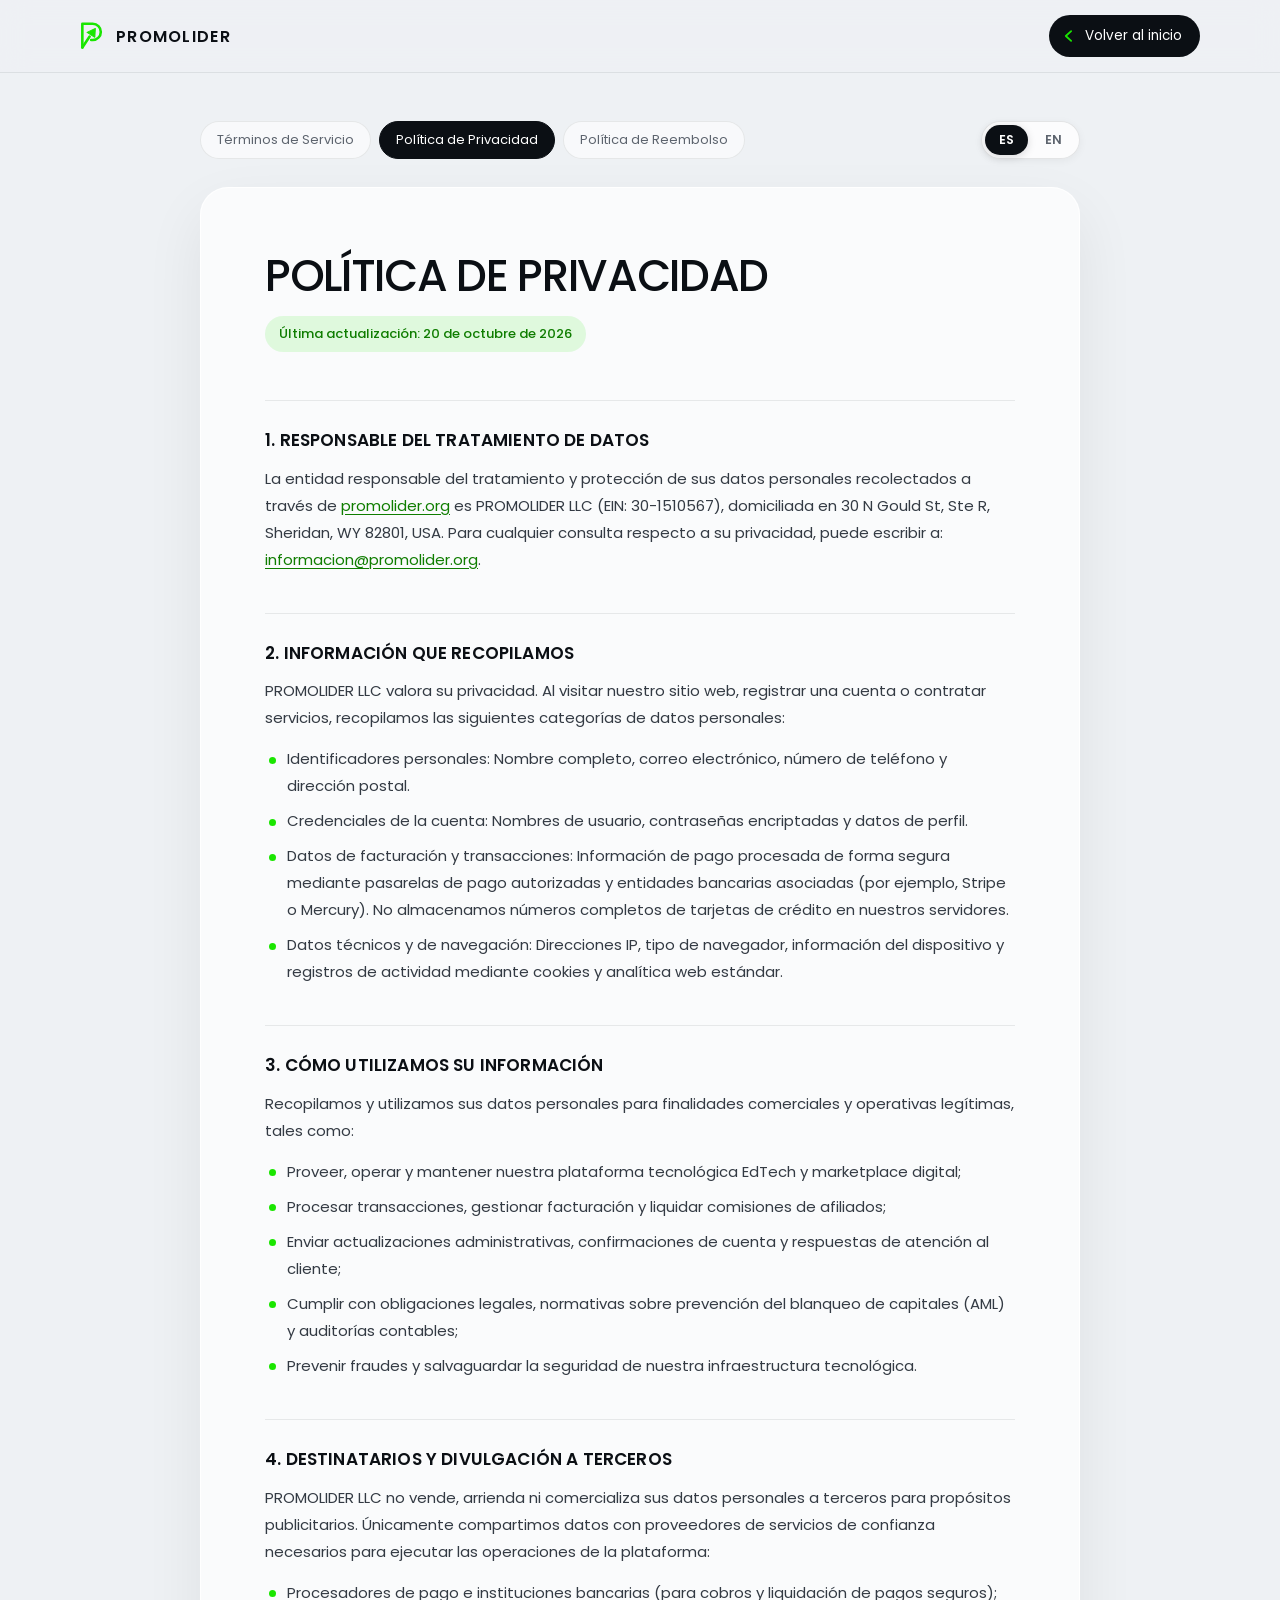
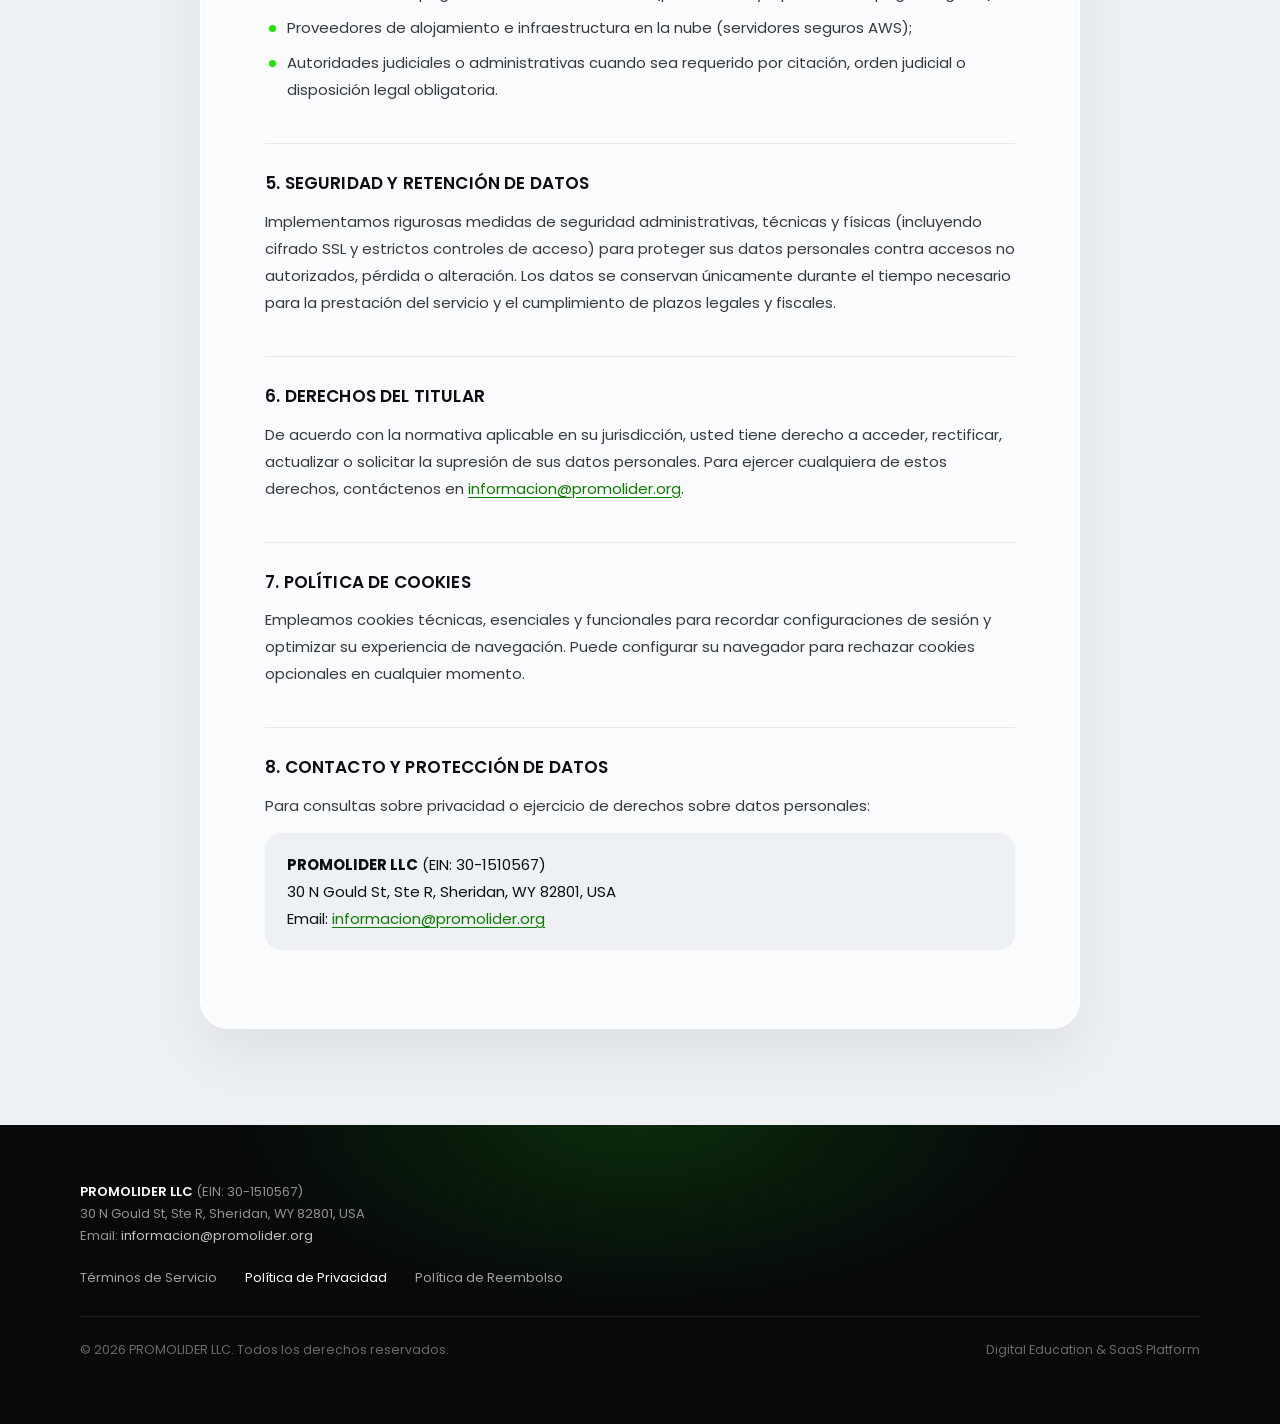
<file: privacy.html>
<!doctype html>
<html lang="es" data-lang="es">

<head>
  <meta charset="utf-8">
  <meta name="viewport" content="width=device-width, initial-scale=1, viewport-fit=cover">
  <meta name="theme-color" content="#EEF1F4">
  <title>Política de Privacidad / Privacy Policy — PROMOLIDER™</title>
  <meta name="description" content="Política de Privacidad — PROMOLIDER LLC (EIN: 30-1510567).">
  <link rel="icon" type="image/x-icon" href="assets/favicon.ico">
  <link rel="preconnect" href="https://fonts.googleapis.com">
  <link rel="preconnect" href="https://fonts.gstatic.com" crossorigin>
  <link href="https://fonts.googleapis.com/css2?family=Poppins:wght@300;400;500;600&display=swap" rel="stylesheet">
  <link rel="stylesheet" href="assets/legal.css?v=1.1">
  <style>
    html[data-lang="es"] .lang-en,
    html:not([data-lang="en"]) .lang-en { display: none !important; }
    html[data-lang="en"] .lang-es { display: none !important; }
  </style>
  <script>
    (() => {
      const saved = localStorage.getItem('promolider_lang') || 'es';
      document.documentElement.setAttribute('data-lang', saved);
    })();
  </script>
</head>

<body>
  <svg width="0" height="0" style="position:absolute" aria-hidden="true">
    <symbol id="pl-mark" viewBox="0 0 200 220">
      <path d="M18 196 V14 H98 A62 62 0 0 1 98 138 H86" fill="none" stroke="currentColor" stroke-width="20"
        stroke-linecap="round" stroke-linejoin="round" />
      <path d="M18 196 L74 112" fill="none" stroke="currentColor" stroke-width="20" stroke-linecap="round" />
      <path d="M54 80 L118 50 L114 118 Z" fill="currentColor" stroke="currentColor" stroke-width="8"
        stroke-linejoin="round" />
    </symbol>
  </svg>

  <header class="top">
    <div class="wrap">
      <a class="brand" href="index.html" aria-label="PROMOLIDER inicio"><svg viewBox="0 0 200 220">
          <use href="#pl-mark" />
        </svg>PROMOLIDER</a>
      <a class="back lang-es" href="index.html"><svg viewBox="0 0 18 18" aria-hidden="true">
          <path d="m11.4 3.6-6 5.4 6 5.4" fill="none" stroke="currentColor" stroke-width="2" stroke-linecap="round"
            stroke-linejoin="round" />
        </svg>Volver al inicio</a>
      <a class="back lang-en" href="index.html"><svg viewBox="0 0 18 18" aria-hidden="true">
          <path d="m11.4 3.6-6 5.4 6 5.4" fill="none" stroke="currentColor" stroke-width="2" stroke-linecap="round"
            stroke-linejoin="round" />
        </svg>Back to home</a>
    </div>
  </header>

  <main class="wrap">
    <div class="legal-nav-bar">
      <nav class="tabs" aria-label="Legal">
        <a href="terms.html" class="lang-es">Términos de Servicio</a>
        <a href="terms.html" class="lang-en">Terms of Service</a>
        <a href="privacy.html" class="lang-es" aria-current="page">Política de Privacidad</a>
        <a href="privacy.html" class="lang-en" aria-current="page">Privacy Policy</a>
        <a href="refunds.html" class="lang-es">Política de Reembolso</a>
        <a href="refunds.html" class="lang-en">Refund Policy</a>
      </nav>
      <div class="lang-switch" role="group" aria-label="Seleccionar idioma / Select language">
        <button type="button" class="lang-btn" data-lang-btn="es" aria-label="Español">ES</button>
        <button type="button" class="lang-btn" data-lang-btn="en" aria-label="English">EN</button>
      </div>
    </div>

    <article class="doc">
      <!-- VERSIÓN EN ESPAÑOL -->
      <div class="lang-es">
        <h1>POLÍTICA DE PRIVACIDAD</h1>
        <p class="upd">Última actualización: 20 de octubre de 2026</p>

        <h2>1. RESPONSABLE DEL TRATAMIENTO DE DATOS</h2>
        <p>La entidad responsable del tratamiento y protección de sus datos personales recolectados a través de <a href="https://www.promolider.org" target="_blank" rel="noopener">promolider.org</a> es PROMOLIDER LLC (EIN: 30-1510567), domiciliada en 30 N Gould St, Ste R, Sheridan, WY 82801, USA. Para cualquier consulta respecto a su privacidad, puede escribir a: <a href="mailto:informacion@promolider.org">informacion@promolider.org</a>.</p>

        <h2>2. INFORMACIÓN QUE RECOPILAMOS</h2>
        <p>PROMOLIDER LLC valora su privacidad. Al visitar nuestro sitio web, registrar una cuenta o contratar servicios, recopilamos las siguientes categorías de datos personales:</p>
        <ul>
          <li>Identificadores personales: Nombre completo, correo electrónico, número de teléfono y dirección postal.</li>
          <li>Credenciales de la cuenta: Nombres de usuario, contraseñas encriptadas y datos de perfil.</li>
          <li>Datos de facturación y transacciones: Información de pago procesada de forma segura mediante pasarelas de pago autorizadas y entidades bancarias asociadas (por ejemplo, Stripe o Mercury). No almacenamos números completos de tarjetas de crédito en nuestros servidores.</li>
          <li>Datos técnicos y de navegación: Direcciones IP, tipo de navegador, información del dispositivo y registros de actividad mediante cookies y analítica web estándar.</li>
        </ul>

        <h2>3. CÓMO UTILIZAMOS SU INFORMACIÓN</h2>
        <p>Recopilamos y utilizamos sus datos personales para finalidades comerciales y operativas legítimas, tales como:</p>
        <ul>
          <li>Proveer, operar y mantener nuestra plataforma tecnológica EdTech y marketplace digital;</li>
          <li>Procesar transacciones, gestionar facturación y liquidar comisiones de afiliados;</li>
          <li>Enviar actualizaciones administrativas, confirmaciones de cuenta y respuestas de atención al cliente;</li>
          <li>Cumplir con obligaciones legales, normativas sobre prevención del blanqueo de capitales (AML) y auditorías contables;</li>
          <li>Prevenir fraudes y salvaguardar la seguridad de nuestra infraestructura tecnológica.</li>
        </ul>

        <h2>4. DESTINATARIOS Y DIVULGACIÓN A TERCEROS</h2>
        <p>PROMOLIDER LLC no vende, arrienda ni comercializa sus datos personales a terceros para propósitos publicitarios. Únicamente compartimos datos con proveedores de servicios de confianza necesarios para ejecutar las operaciones de la plataforma:</p>
        <ul>
          <li>Procesadores de pago e instituciones bancarias (para cobros y liquidación de pagos seguros);</li>
          <li>Proveedores de alojamiento e infraestructura en la nube (servidores seguros AWS);</li>
          <li>Autoridades judiciales o administrativas cuando sea requerido por citación, orden judicial o disposición legal obligatoria.</li>
        </ul>

        <h2>5. SEGURIDAD Y RETENCIÓN DE DATOS</h2>
        <p>Implementamos rigurosas medidas de seguridad administrativas, técnicas y físicas (incluyendo cifrado SSL y estrictos controles de acceso) para proteger sus datos personales contra accesos no autorizados, pérdida o alteración. Los datos se conservan únicamente durante el tiempo necesario para la prestación del servicio y el cumplimiento de plazos legales y fiscales.</p>

        <h2>6. DERECHOS DEL TITULAR</h2>
        <p>De acuerdo con la normativa aplicable en su jurisdicción, usted tiene derecho a acceder, rectificar, actualizar o solicitar la supresión de sus datos personales. Para ejercer cualquiera de estos derechos, contáctenos en <a href="mailto:informacion@promolider.org">informacion@promolider.org</a>.</p>

        <h2>7. POLÍTICA DE COOKIES</h2>
        <p>Empleamos cookies técnicas, esenciales y funcionales para recordar configuraciones de sesión y optimizar su experiencia de navegación. Puede configurar su navegador para rechazar cookies opcionales en cualquier momento.</p>

        <h2>8. CONTACTO Y PROTECCIÓN DE DATOS</h2>
        <p>Para consultas sobre privacidad o ejercicio de derechos sobre datos personales:</p>
        <p class="addr"><b>PROMOLIDER LLC</b> (EIN: 30-1510567)<br>30 N Gould St, Ste R, Sheridan, WY 82801, USA<br>Email: <a
            href="mailto:informacion@promolider.org">informacion@promolider.org</a></p>
      </div>

      <!-- ENGLISH VERSION -->
      <div class="lang-en">
        <h1>PRIVACY POLICY</h1>
        <p class="upd">Last Updated: October 20, 2026</p>

        <h2>1. DATA CONTROLLER &amp; LEGAL ENTITY</h2>
        <p>The entity responsible for the processing and protection of personal data collected through <a href="https://www.promolider.org" target="_blank" rel="noopener">promolider.org</a> is PROMOLIDER LLC (EIN: 30-1510567), domiciled at 30 N Gould St, Ste R, Sheridan, WY 82801, USA. For any questions or privacy inquiries, you may contact: <a href="mailto:informacion@promolider.org">informacion@promolider.org</a>.</p>

        <h2>2. INFORMATION WE COLLECT</h2>
        <p>PROMOLIDER LLC values your privacy. When you visit <a href="https://www.promolider.org" target="_blank" rel="noopener">www.promolider.org</a>, register an account, or purchase services, we collect personal information including:</p>
        <ul>
          <li>Personal Identifiers: Full name, email address, phone number, and mailing address.</li>
          <li>Account Credentials: Usernames, encrypted passwords, and profile details.</li>
          <li>Transaction &amp; Billing Data: Payment information processed securely via authorized third-party payment processors (e.g., Stripe, Mercury). We do not store full credit card details on our servers.</li>
          <li>Technical Data: IP addresses, browser types, device information, and usage logs via cookies and standard web analytics.</li>
        </ul>

        <h2>3. HOW WE USE YOUR INFORMATION</h2>
        <p>We collect and use your personal information for legitimate business purposes, including:</p>
        <ul>
          <li>To provide, operate, and maintain our EdTech platform and digital marketplace;</li>
          <li>To process transactions, billing, and distribute affiliate revenue share/commissions;</li>
          <li>To send administrative updates, account confirmations, and customer support messages;</li>
          <li>To comply with legal obligations, anti-money laundering (AML) regulations, and financial audit standards;</li>
          <li>To prevent fraud and secure our software infrastructure.</li>
        </ul>

        <h2>4. DATA SHARING AND THIRD-PARTY DISCLOSURES</h2>
        <p>PROMOLIDER LLC does not sell, rent, or trade your personal data to third parties for marketing purposes. We share data only with trusted service providers strictly necessary to execute our platform operations:</p>
        <ul>
          <li>Payment Processors and Banking Partners (for secure payment processing and payout settlement);</li>
          <li>Cloud Hosting &amp; Infrastructure Providers (AWS / secure servers);</li>
          <li>Compliance and Legal Authorities (if required by valid legal subpoena, court order, or regulatory body).</li>
        </ul>

        <h2>5. DATA SECURITY AND RETENTION</h2>
        <p>We implement robust administrative, technical, and physical security measures (including SSL encryption and access controls) to protect your personal data against unauthorized access, loss, or alteration. Data is retained only as long as necessary to fulfill business services and comply with financial record-keeping laws.</p>

        <h2>6. YOUR RIGHTS AND CHOICES</h2>
        <p>Depending on your jurisdiction, you may have rights to access, update, correct, or request deletion of your personal information. To exercise any of these rights, please contact our support team at <a href="mailto:informacion@promolider.org">informacion@promolider.org</a>.</p>

        <h2>7. COOKIES</h2>
        <p>We use essential and functional cookies to remember session settings and optimize user experience. You can modify your browser settings to decline non-essential cookies.</p>

        <h2>8. CONTACT US</h2>
        <p>For privacy-related inquiries or data protection requests:</p>
        <p class="addr"><b>PROMOLIDER LLC</b> (EIN: 30-1510567)<br>30 N Gould St, Ste R, Sheridan, WY 82801, USA<br>Email: <a
            href="mailto:informacion@promolider.org">informacion@promolider.org</a></p>
      </div>
    </article>
  </main>

  <footer>
    <div class="glowf" aria-hidden="true"></div>
    <div class="wrap">
      <p><b>PROMOLIDER LLC</b> (EIN: 30-1510567)<br>30 N Gould St, Ste R, Sheridan, WY 82801, USA<br>Email: <a
          href="mailto:informacion@promolider.org">informacion@promolider.org</a></p>
      <nav class="flinks" aria-label="Legal">
        <a href="terms.html"><span class="lang-es">Términos de Servicio</span><span class="lang-en">Terms of Service</span></a>
        <a href="privacy.html" aria-current="page"><span class="lang-es">Política de Privacidad</span><span class="lang-en">Privacy Policy</span></a>
        <a href="refunds.html"><span class="lang-es">Política de Reembolso</span><span class="lang-en">Refund Policy</span></a>
      </nav>
      <div class="fbottom">
        <span>© <span class="footer-year"></span> PROMOLIDER LLC. <span class="lang-es">Todos los derechos reservados.</span><span class="lang-en">All rights reserved.</span></span>
        <span>Digital Education &amp; SaaS Platform</span>
      </div>
    </div>
  </footer>

  <script>
    (() => {
      function setLanguage(lang) {
        document.documentElement.setAttribute('data-lang', lang);
        localStorage.setItem('promolider_lang', lang);
        document.querySelectorAll('.lang-btn').forEach(btn => {
          btn.classList.toggle('active', btn.getAttribute('data-lang-btn') === lang);
        });
      }

      document.querySelectorAll('[data-lang-btn]').forEach(btn => {
        btn.addEventListener('click', () => setLanguage(btn.getAttribute('data-lang-btn')));
      });

      const currentLang = document.documentElement.getAttribute('data-lang') || 'es';
      document.querySelectorAll('.lang-btn').forEach(btn => {
        btn.classList.toggle('active', btn.getAttribute('data-lang-btn') === currentLang);
      });

      document.querySelectorAll('.footer-year').forEach(el => el.textContent = new Date().getFullYear());
    })();
  </script>
</body>

</html>
</file>
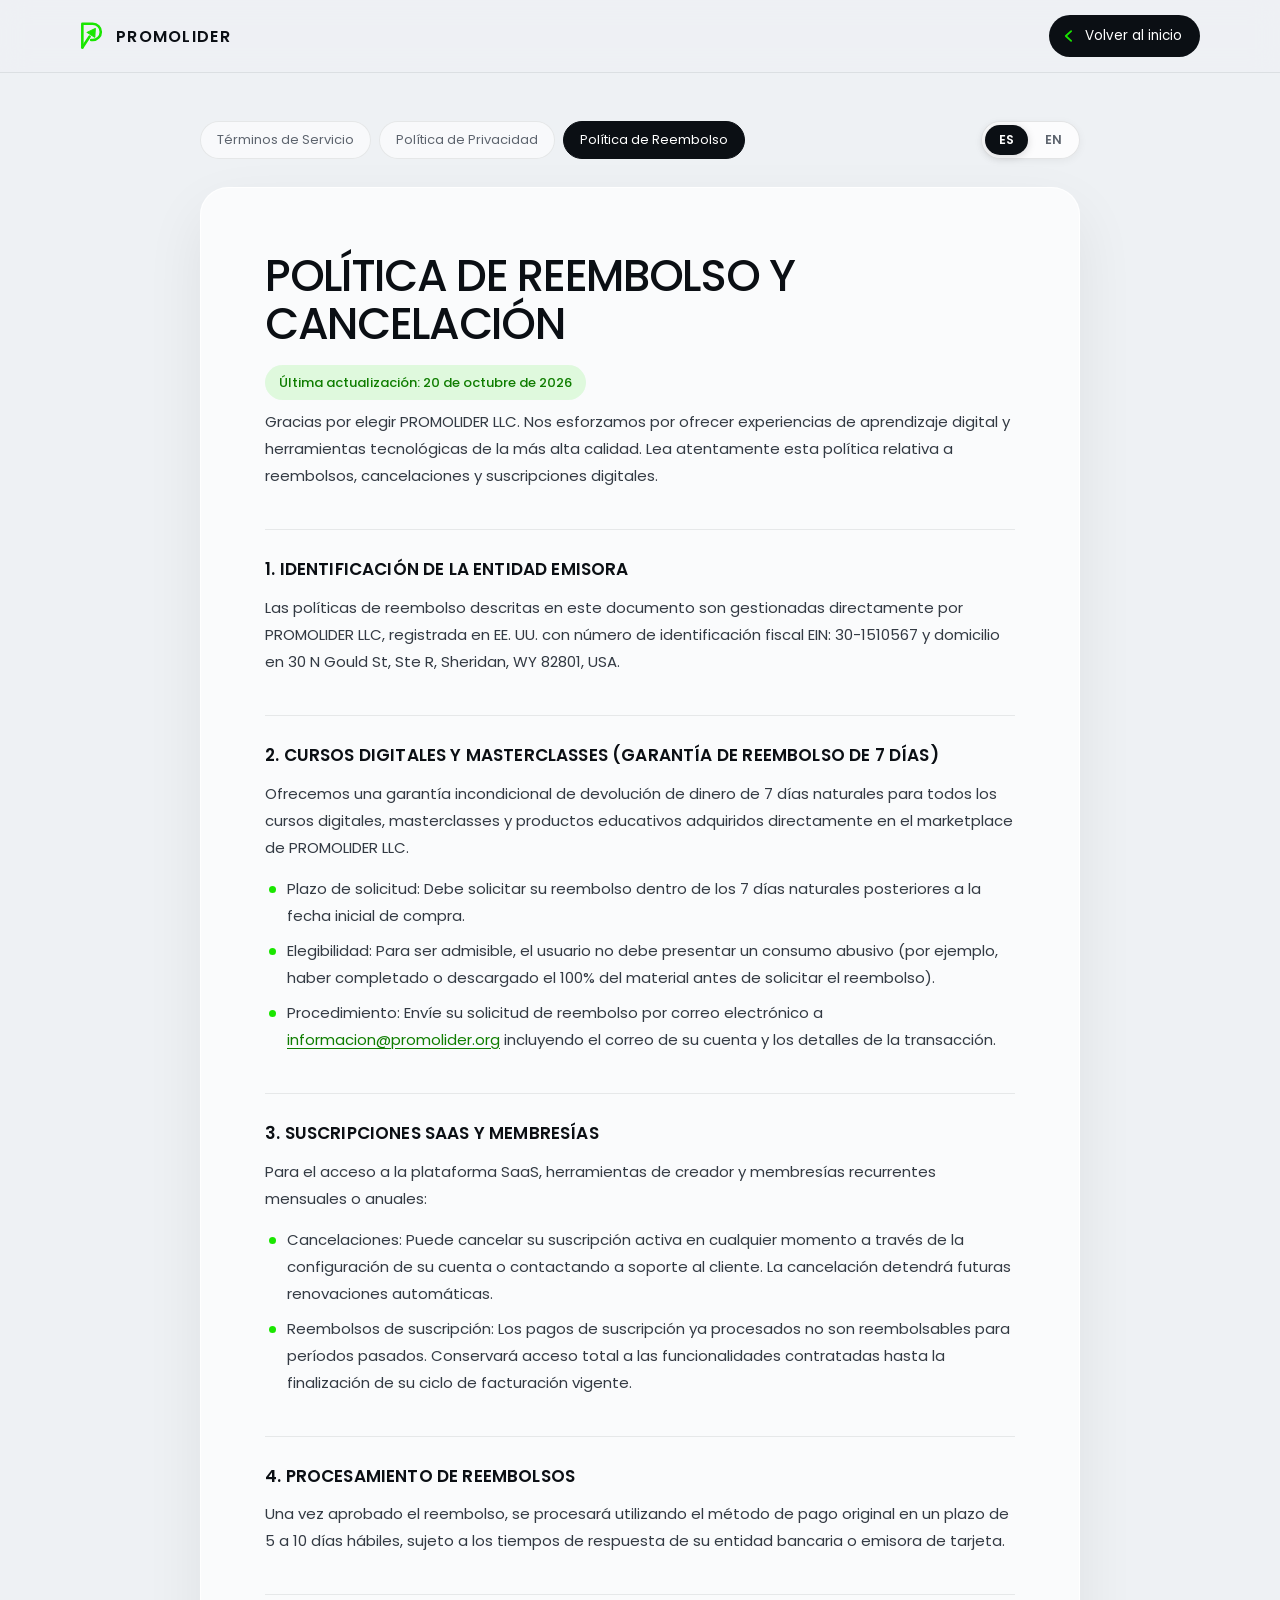
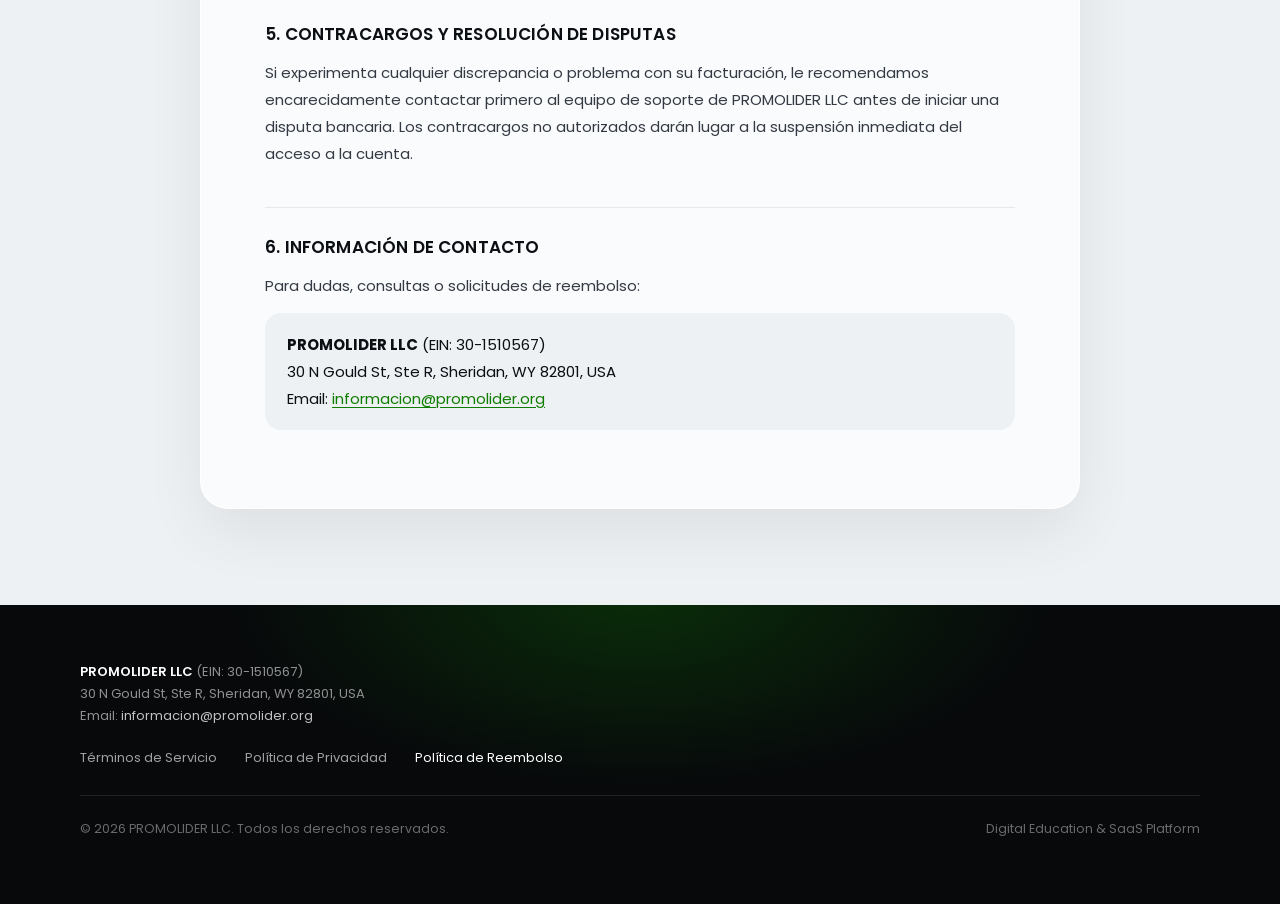
<file: refunds.html>
<!doctype html>
<html lang="es" data-lang="es">

<head>
  <meta charset="utf-8">
  <meta name="viewport" content="width=device-width, initial-scale=1, viewport-fit=cover">
  <meta name="theme-color" content="#EEF1F4">
  <title>Política de Reembolso / Refund Policy — PROMOLIDER™</title>
  <meta name="description" content="Política de Reembolso y Cancelación — PROMOLIDER LLC (EIN: 30-1510567).">
  <link rel="icon" type="image/x-icon" href="assets/favicon.ico">
  <link rel="preconnect" href="https://fonts.googleapis.com">
  <link rel="preconnect" href="https://fonts.gstatic.com" crossorigin>
  <link href="https://fonts.googleapis.com/css2?family=Poppins:wght@300;400;500;600&display=swap" rel="stylesheet">
  <link rel="stylesheet" href="assets/legal.css?v=1.1">
  <style>
    html[data-lang="es"] .lang-en,
    html:not([data-lang="en"]) .lang-en { display: none !important; }
    html[data-lang="en"] .lang-es { display: none !important; }
  </style>
  <script>
    (() => {
      const saved = localStorage.getItem('promolider_lang') || 'es';
      document.documentElement.setAttribute('data-lang', saved);
    })();
  </script>
</head>

<body>
  <svg width="0" height="0" style="position:absolute" aria-hidden="true">
    <symbol id="pl-mark" viewBox="0 0 200 220">
      <path d="M18 196 V14 H98 A62 62 0 0 1 98 138 H86" fill="none" stroke="currentColor" stroke-width="20"
        stroke-linecap="round" stroke-linejoin="round" />
      <path d="M18 196 L74 112" fill="none" stroke="currentColor" stroke-width="20" stroke-linecap="round" />
      <path d="M54 80 L118 50 L114 118 Z" fill="currentColor" stroke="currentColor" stroke-width="8"
        stroke-linejoin="round" />
    </symbol>
  </svg>

  <header class="top">
    <div class="wrap">
      <a class="brand" href="index.html" aria-label="PROMOLIDER inicio"><svg viewBox="0 0 200 220">
          <use href="#pl-mark" />
        </svg>PROMOLIDER</a>
      <a class="back lang-es" href="index.html"><svg viewBox="0 0 18 18" aria-hidden="true">
          <path d="m11.4 3.6-6 5.4 6 5.4" fill="none" stroke="currentColor" stroke-width="2" stroke-linecap="round"
            stroke-linejoin="round" />
        </svg>Volver al inicio</a>
      <a class="back lang-en" href="index.html"><svg viewBox="0 0 18 18" aria-hidden="true">
          <path d="m11.4 3.6-6 5.4 6 5.4" fill="none" stroke="currentColor" stroke-width="2" stroke-linecap="round"
            stroke-linejoin="round" />
        </svg>Back to home</a>
    </div>
  </header>

  <main class="wrap">
    <div class="legal-nav-bar">
      <nav class="tabs" aria-label="Legal">
        <a href="terms.html" class="lang-es">Términos de Servicio</a>
        <a href="terms.html" class="lang-en">Terms of Service</a>
        <a href="privacy.html" class="lang-es">Política de Privacidad</a>
        <a href="privacy.html" class="lang-en">Privacy Policy</a>
        <a href="refunds.html" class="lang-es" aria-current="page">Política de Reembolso</a>
        <a href="refunds.html" class="lang-en" aria-current="page">Refund Policy</a>
      </nav>
      <div class="lang-switch" role="group" aria-label="Seleccionar idioma / Select language">
        <button type="button" class="lang-btn" data-lang-btn="es" aria-label="Español">ES</button>
        <button type="button" class="lang-btn" data-lang-btn="en" aria-label="English">EN</button>
      </div>
    </div>

    <article class="doc">
      <!-- VERSIÓN EN ESPAÑOL -->
      <div class="lang-es">
        <h1>POLÍTICA DE REEMBOLSO Y CANCELACIÓN</h1>
        <p class="upd">Última actualización: 20 de octubre de 2026</p>
        <p>Gracias por elegir PROMOLIDER LLC. Nos esforzamos por ofrecer experiencias de aprendizaje digital y herramientas tecnológicas de la más alta calidad. Lea atentamente esta política relativa a reembolsos, cancelaciones y suscripciones digitales.</p>

        <h2>1. IDENTIFICACIÓN DE LA ENTIDAD EMISORA</h2>
        <p>Las políticas de reembolso descritas en este documento son gestionadas directamente por PROMOLIDER LLC, registrada en EE. UU. con número de identificación fiscal EIN: 30-1510567 y domicilio en 30 N Gould St, Ste R, Sheridan, WY 82801, USA.</p>

        <h2>2. CURSOS DIGITALES Y MASTERCLASSES (GARANTÍA DE REEMBOLSO DE 7 DÍAS)</h2>
        <p>Ofrecemos una garantía incondicional de devolución de dinero de 7 días naturales para todos los cursos digitales, masterclasses y productos educativos adquiridos directamente en el marketplace de PROMOLIDER LLC.</p>
        <ul>
          <li>Plazo de solicitud: Debe solicitar su reembolso dentro de los 7 días naturales posteriores a la fecha inicial de compra.</li>
          <li>Elegibilidad: Para ser admisible, el usuario no debe presentar un consumo abusivo (por ejemplo, haber completado o descargado el 100% del material antes de solicitar el reembolso).</li>
          <li>Procedimiento: Envíe su solicitud de reembolso por correo electrónico a <a
              href="mailto:informacion@promolider.org">informacion@promolider.org</a> incluyendo el correo de su cuenta y los detalles de la transacción.</li>
        </ul>

        <h2>3. SUSCRIPCIONES SAAS Y MEMBRESÍAS</h2>
        <p>Para el acceso a la plataforma SaaS, herramientas de creador y membresías recurrentes mensuales o anuales:</p>
        <ul>
          <li>Cancelaciones: Puede cancelar su suscripción activa en cualquier momento a través de la configuración de su cuenta o contactando a soporte al cliente. La cancelación detendrá futuras renovaciones automáticas.</li>
          <li>Reembolsos de suscripción: Los pagos de suscripción ya procesados no son reembolsables para períodos pasados. Conservará acceso total a las funcionalidades contratadas hasta la finalización de su ciclo de facturación vigente.</li>
        </ul>

        <h2>4. PROCESAMIENTO DE REEMBOLSOS</h2>
        <p>Una vez aprobado el reembolso, se procesará utilizando el método de pago original en un plazo de 5 a 10 días hábiles, sujeto a los tiempos de respuesta de su entidad bancaria o emisora de tarjeta.</p>

        <h2>5. CONTRACARGOS Y RESOLUCIÓN DE DISPUTAS</h2>
        <p>Si experimenta cualquier discrepancia o problema con su facturación, le recomendamos encarecidamente contactar primero al equipo de soporte de PROMOLIDER LLC antes de iniciar una disputa bancaria. Los contracargos no autorizados darán lugar a la suspensión inmediata del acceso a la cuenta.</p>

        <h2>6. INFORMACIÓN DE CONTACTO</h2>
        <p>Para dudas, consultas o solicitudes de reembolso:</p>
        <p class="addr"><b>PROMOLIDER LLC</b> (EIN: 30-1510567)<br>30 N Gould St, Ste R, Sheridan, WY 82801, USA<br>Email: <a
            href="mailto:informacion@promolider.org">informacion@promolider.org</a></p>
      </div>

      <!-- ENGLISH VERSION -->
      <div class="lang-en">
        <h1>REFUND AND CANCELLATION POLICY</h1>
        <p class="upd">Last Updated: October 20, 2026</p>
        <p>Thank you for choosing PROMOLIDER LLC. We strive to provide high-quality digital learning experiences and software tools. Please read this policy carefully regarding refunds, cancellations, and digital subscriptions.</p>

        <h2>1. ISSUING ENTITY IDENTIFICATION</h2>
        <p>The refund policies described in this document are managed directly by PROMOLIDER LLC, registered in the USA with Employer Identification Number (EIN): 30-1510567 and domicile at 30 N Gould St, Ste R, Sheridan, WY 82801, USA.</p>

        <h2>2. DIGITAL COURSES AND MASTERCLASSES (7-DAY MONEY-BACK GUARANTEE)</h2>
        <p>We offer a 7-day unconditional money-back guarantee for all digital courses, masterclasses, and info-products purchased directly on the PROMOLIDER LLC marketplace.</p>
        <ul>
          <li>Refund Window: You must request your refund within 7 calendar days from the date of initial purchase.</li>
          <li>Eligibility: To be eligible, your access must not show abusive consumption (e.g., downloading or completing 100% of the material prior to requesting a refund).</li>
          <li>Process: Email your refund request to <a
              href="mailto:informacion@promolider.org">informacion@promolider.org</a> with your transaction details and account email.</li>
        </ul>

        <h2>3. SAAS SUBSCRIPTIONS AND MEMBERSHIPS</h2>
        <p>For SaaS platform access, Creator tools, and monthly/annual recurring memberships:</p>
        <ul>
          <li>Cancellations: You may cancel your active subscription at any time through your account settings or by contacting customer support. Cancellation will stop future auto-renewals.</li>
          <li>Subscription Refunds: Subscription payments already processed are non-refundable for past periods. You will retain full access to platform features until the end of your current billing cycle.</li>
        </ul>

        <h2>4. PROCESSING OF REFUNDS</h2>
        <p>Once approved, refunds are issued using the original method of payment within 5 to 10 business days, depending on your card issuer or banking institution.</p>

        <h2>5. CHARGEBACKS AND DISPUTES</h2>
        <p>If you experience any billing issues or discrepancies, we strongly encourage you to contact PROMOLIDER LLC support directly before contacting your bank. Unauthorized chargebacks will result in immediate suspension of account access.</p>

        <h2>6. CONTACT INFORMATION</h2>
        <p>For questions or refund requests, please contact:</p>
        <p class="addr"><b>PROMOLIDER LLC</b> (EIN: 30-1510567)<br>30 N Gould St, Ste R, Sheridan, WY 82801, USA<br>Email: <a
            href="mailto:informacion@promolider.org">informacion@promolider.org</a></p>
      </div>
    </article>
  </main>

  <footer>
    <div class="glowf" aria-hidden="true"></div>
    <div class="wrap">
      <p><b>PROMOLIDER LLC</b> (EIN: 30-1510567)<br>30 N Gould St, Ste R, Sheridan, WY 82801, USA<br>Email: <a
          href="mailto:informacion@promolider.org">informacion@promolider.org</a></p>
      <nav class="flinks" aria-label="Legal">
        <a href="terms.html"><span class="lang-es">Términos de Servicio</span><span class="lang-en">Terms of Service</span></a>
        <a href="privacy.html"><span class="lang-es">Política de Privacidad</span><span class="lang-en">Privacy Policy</span></a>
        <a href="refunds.html" aria-current="page"><span class="lang-es">Política de Reembolso</span><span class="lang-en">Refund Policy</span></a>
      </nav>
      <div class="fbottom">
        <span>© <span class="footer-year"></span> PROMOLIDER LLC. <span class="lang-es">Todos los derechos reservados.</span><span class="lang-en">All rights reserved.</span></span>
        <span>Digital Education &amp; SaaS Platform</span>
      </div>
    </div>
  </footer>

  <script>
    (() => {
      function setLanguage(lang) {
        document.documentElement.setAttribute('data-lang', lang);
        localStorage.setItem('promolider_lang', lang);
        document.querySelectorAll('.lang-btn').forEach(btn => {
          btn.classList.toggle('active', btn.getAttribute('data-lang-btn') === lang);
        });
      }

      document.querySelectorAll('[data-lang-btn]').forEach(btn => {
        btn.addEventListener('click', () => setLanguage(btn.getAttribute('data-lang-btn')));
      });

      const currentLang = document.documentElement.getAttribute('data-lang') || 'es';
      document.querySelectorAll('.lang-btn').forEach(btn => {
        btn.classList.toggle('active', btn.getAttribute('data-lang-btn') === currentLang);
      });

      document.querySelectorAll('.footer-year').forEach(el => el.textContent = new Date().getFullYear());
    })();
  </script>
</body>

</html>
</file>
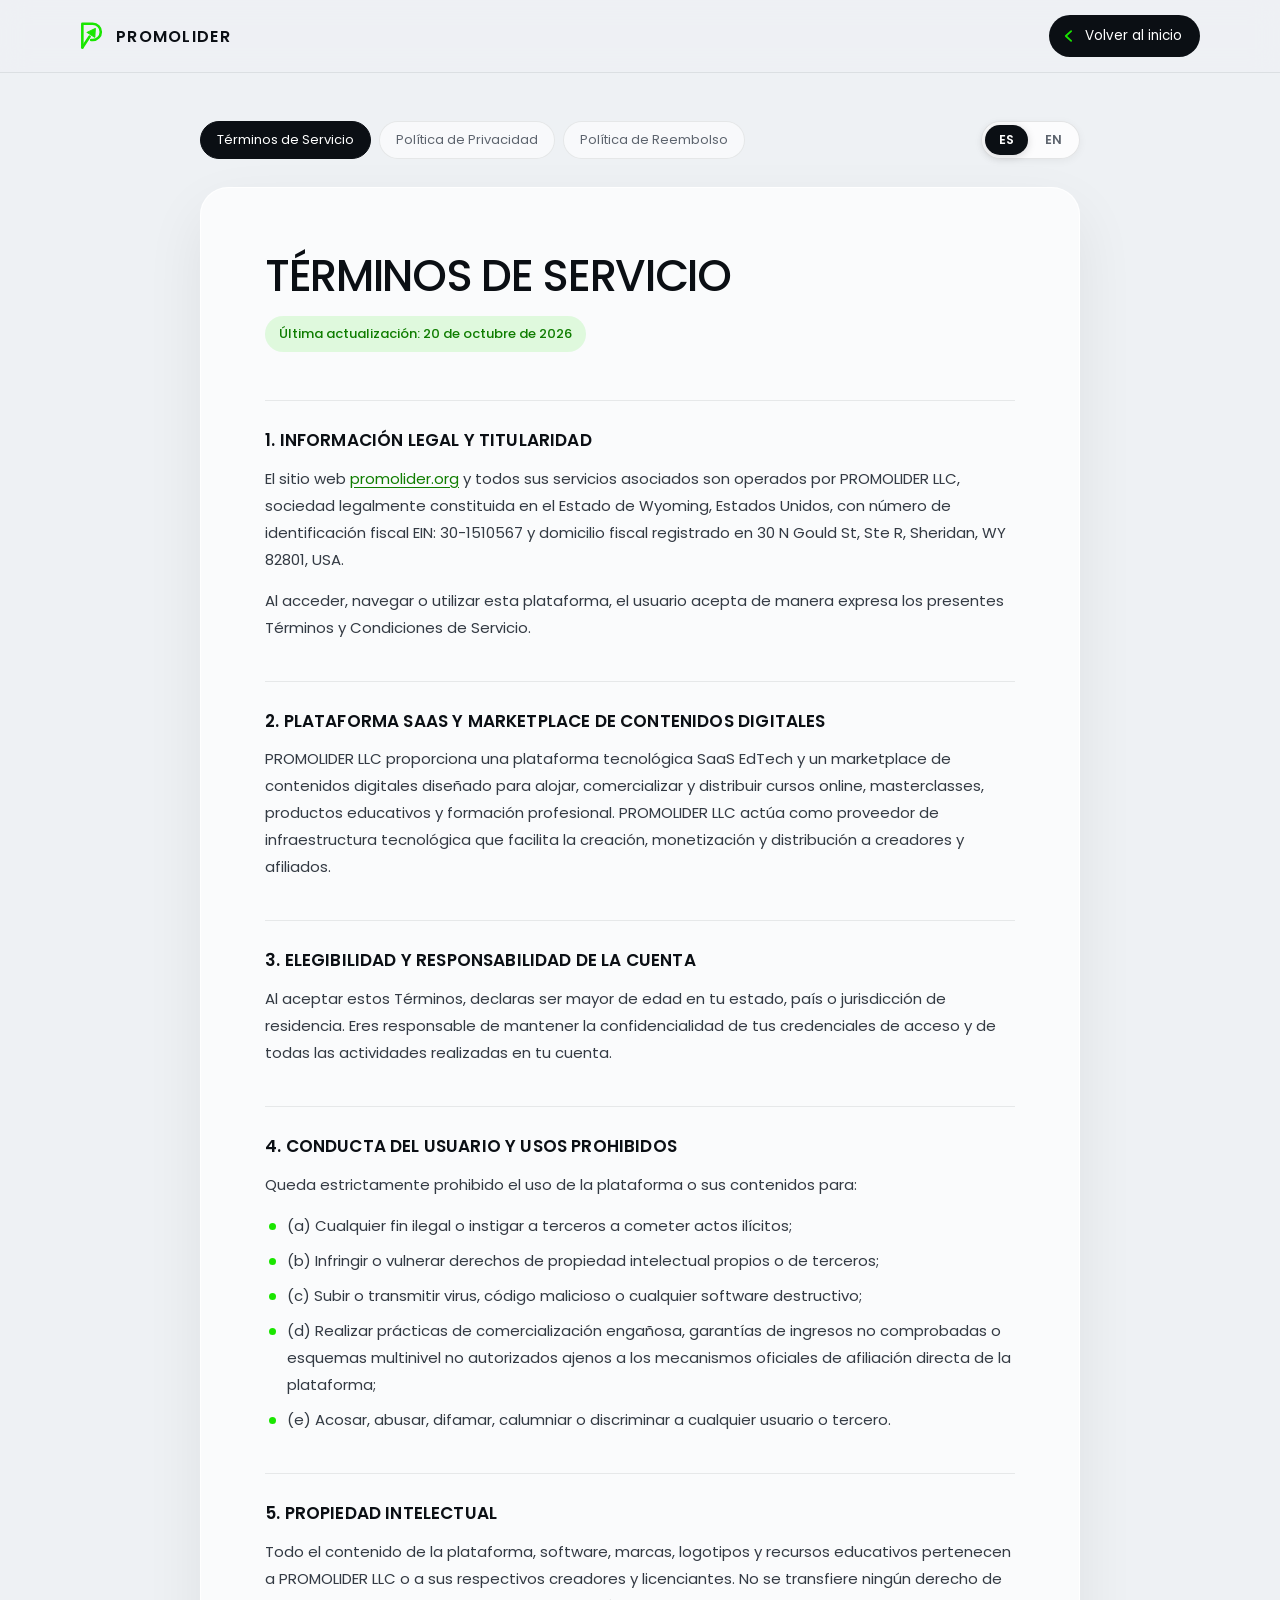
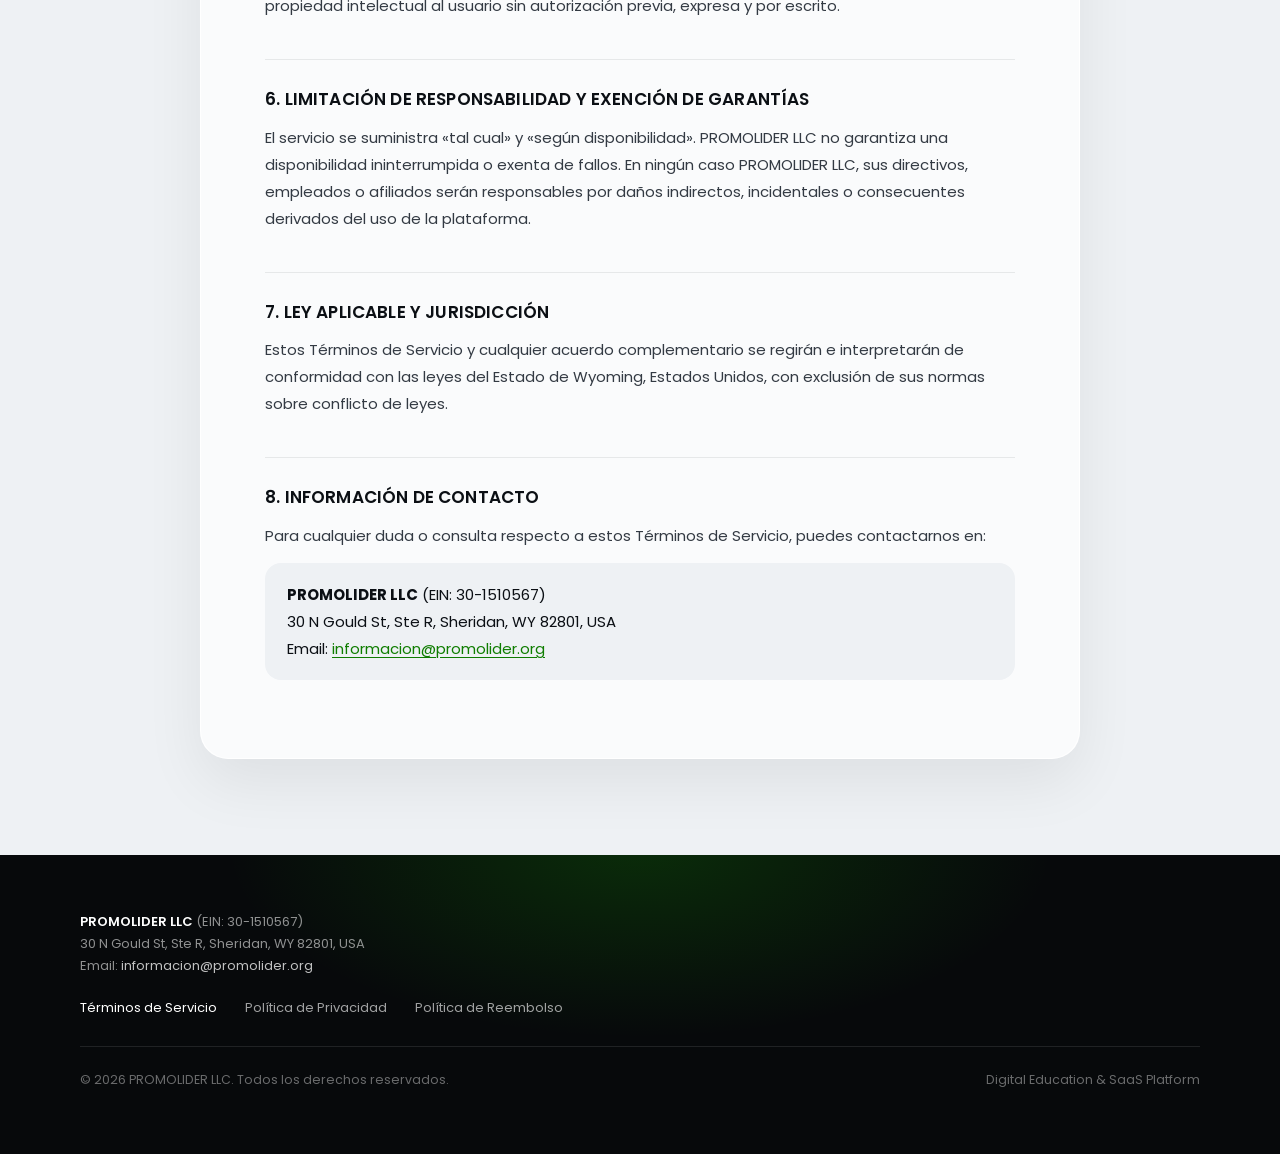
<file: terms.html>
<!doctype html>
<html lang="es" data-lang="es">

<head>
  <meta charset="utf-8">
  <meta name="viewport" content="width=device-width, initial-scale=1, viewport-fit=cover">
  <meta name="theme-color" content="#EEF1F4">
  <title>Términos de Servicio / Terms of Service — PROMOLIDER™</title>
  <meta name="description" content="Términos y Condiciones de Servicio — PROMOLIDER LLC (EIN: 30-1510567).">
  <link rel="icon" type="image/x-icon" href="assets/favicon.ico">
  <link rel="preconnect" href="https://fonts.googleapis.com">
  <link rel="preconnect" href="https://fonts.gstatic.com" crossorigin>
  <link href="https://fonts.googleapis.com/css2?family=Poppins:wght@300;400;500;600&display=swap" rel="stylesheet">
  <link rel="stylesheet" href="assets/legal.css?v=1.1">
  <style>
    html[data-lang="es"] .lang-en,
    html:not([data-lang="en"]) .lang-en { display: none !important; }
    html[data-lang="en"] .lang-es { display: none !important; }
  </style>
  <script>
    (() => {
      const saved = localStorage.getItem('promolider_lang') || 'es';
      document.documentElement.setAttribute('data-lang', saved);
    })();
  </script>
</head>

<body>
  <svg width="0" height="0" style="position:absolute" aria-hidden="true">
    <symbol id="pl-mark" viewBox="0 0 200 220">
      <path d="M18 196 V14 H98 A62 62 0 0 1 98 138 H86" fill="none" stroke="currentColor" stroke-width="20"
        stroke-linecap="round" stroke-linejoin="round" />
      <path d="M18 196 L74 112" fill="none" stroke="currentColor" stroke-width="20" stroke-linecap="round" />
      <path d="M54 80 L118 50 L114 118 Z" fill="currentColor" stroke="currentColor" stroke-width="8"
        stroke-linejoin="round" />
    </symbol>
  </svg>

  <header class="top">
    <div class="wrap">
      <a class="brand" href="index.html" aria-label="PROMOLIDER inicio"><svg viewBox="0 0 200 220">
          <use href="#pl-mark" />
        </svg>PROMOLIDER</a>
      <a class="back lang-es" href="index.html"><svg viewBox="0 0 18 18" aria-hidden="true">
          <path d="m11.4 3.6-6 5.4 6 5.4" fill="none" stroke="currentColor" stroke-width="2" stroke-linecap="round"
            stroke-linejoin="round" />
        </svg>Volver al inicio</a>
      <a class="back lang-en" href="index.html"><svg viewBox="0 0 18 18" aria-hidden="true">
          <path d="m11.4 3.6-6 5.4 6 5.4" fill="none" stroke="currentColor" stroke-width="2" stroke-linecap="round"
            stroke-linejoin="round" />
        </svg>Back to home</a>
    </div>
  </header>

  <main class="wrap">
    <div class="legal-nav-bar">
      <nav class="tabs" aria-label="Legal">
        <a href="terms.html" class="lang-es" aria-current="page">Términos de Servicio</a>
        <a href="terms.html" class="lang-en" aria-current="page">Terms of Service</a>
        <a href="privacy.html" class="lang-es">Política de Privacidad</a>
        <a href="privacy.html" class="lang-en">Privacy Policy</a>
        <a href="refunds.html" class="lang-es">Política de Reembolso</a>
        <a href="refunds.html" class="lang-en">Refund Policy</a>
      </nav>
      <div class="lang-switch" role="group" aria-label="Seleccionar idioma / Select language">
        <button type="button" class="lang-btn" data-lang-btn="es" aria-label="Español">ES</button>
        <button type="button" class="lang-btn" data-lang-btn="en" aria-label="English">EN</button>
      </div>
    </div>

    <article class="doc">
      <!-- VERSIÓN EN ESPAÑOL -->
      <div class="lang-es">
        <h1>TÉRMINOS DE SERVICIO</h1>
        <p class="upd">Última actualización: 20 de octubre de 2026</p>

        <h2>1. INFORMACIÓN LEGAL Y TITULARIDAD</h2>
        <p>El sitio web <a href="https://www.promolider.org" target="_blank" rel="noopener">promolider.org</a> y todos sus servicios asociados son operados por PROMOLIDER LLC, sociedad legalmente constituida en el Estado de Wyoming, Estados Unidos, con número de identificación fiscal EIN: 30-1510567 y domicilio fiscal registrado en 30 N Gould St, Ste R, Sheridan, WY 82801, USA.</p>
        <p>Al acceder, navegar o utilizar esta plataforma, el usuario acepta de manera expresa los presentes Términos y Condiciones de Servicio.</p>

        <h2>2. PLATAFORMA SAAS Y MARKETPLACE DE CONTENIDOS DIGITALES</h2>
        <p>PROMOLIDER LLC proporciona una plataforma tecnológica SaaS EdTech y un marketplace de contenidos digitales diseñado para alojar, comercializar y distribuir cursos online, masterclasses, productos educativos y formación profesional. PROMOLIDER LLC actúa como proveedor de infraestructura tecnológica que facilita la creación, monetización y distribución a creadores y afiliados.</p>

        <h2>3. ELEGIBILIDAD Y RESPONSABILIDAD DE LA CUENTA</h2>
        <p>Al aceptar estos Términos, declaras ser mayor de edad en tu estado, país o jurisdicción de residencia. Eres responsable de mantener la confidencialidad de tus credenciales de acceso y de todas las actividades realizadas en tu cuenta.</p>

        <h2>4. CONDUCTA DEL USUARIO Y USOS PROHIBIDOS</h2>
        <p>Queda estrictamente prohibido el uso de la plataforma o sus contenidos para:</p>
        <ul>
          <li>(a) Cualquier fin ilegal o instigar a terceros a cometer actos ilícitos;</li>
          <li>(b) Infringir o vulnerar derechos de propiedad intelectual propios o de terceros;</li>
          <li>(c) Subir o transmitir virus, código malicioso o cualquier software destructivo;</li>
          <li>(d) Realizar prácticas de comercialización engañosa, garantías de ingresos no comprobadas o esquemas multinivel no autorizados ajenos a los mecanismos oficiales de afiliación directa de la plataforma;</li>
          <li>(e) Acosar, abusar, difamar, calumniar o discriminar a cualquier usuario o tercero.</li>
        </ul>

        <h2>5. PROPIEDAD INTELECTUAL</h2>
        <p>Todo el contenido de la plataforma, software, marcas, logotipos y recursos educativos pertenecen a PROMOLIDER LLC o a sus respectivos creadores y licenciantes. No se transfiere ningún derecho de propiedad intelectual al usuario sin autorización previa, expresa y por escrito.</p>

        <h2>6. LIMITACIÓN DE RESPONSABILIDAD Y EXENCIÓN DE GARANTÍAS</h2>
        <p>El servicio se suministra «tal cual» y «según disponibilidad». PROMOLIDER LLC no garantiza una disponibilidad ininterrumpida o exenta de fallos. En ningún caso PROMOLIDER LLC, sus directivos, empleados o afiliados serán responsables por daños indirectos, incidentales o consecuentes derivados del uso de la plataforma.</p>

        <h2>7. LEY APLICABLE Y JURISDICCIÓN</h2>
        <p>Estos Términos de Servicio y cualquier acuerdo complementario se regirán e interpretarán de conformidad con las leyes del Estado de Wyoming, Estados Unidos, con exclusión de sus normas sobre conflicto de leyes.</p>

        <h2>8. INFORMACIÓN DE CONTACTO</h2>
        <p>Para cualquier duda o consulta respecto a estos Términos de Servicio, puedes contactarnos en:</p>
        <p class="addr"><b>PROMOLIDER LLC</b> (EIN: 30-1510567)<br>30 N Gould St, Ste R, Sheridan, WY 82801, USA<br>Email: <a
            href="mailto:informacion@promolider.org">informacion@promolider.org</a></p>
      </div>

      <!-- ENGLISH VERSION -->
      <div class="lang-en">
        <h1>TERMS OF SERVICE</h1>
        <p class="upd">Last Updated: October 20, 2026</p>

        <h2>1. LEGAL INFORMATION AND OWNERSHIP</h2>
        <p>The website <a href="https://www.promolider.org" target="_blank" rel="noopener">promolider.org</a> and all its associated services are operated by PROMOLIDER LLC, a company legally incorporated in the State of Wyoming, United States, with Employer Identification Number (EIN): 30-1510567 and registered fiscal domicile at 30 N Gould St, Ste R, Sheridan, WY 82801, USA.</p>
        <p>By visiting, accessing, browsing, or utilizing this platform, the user expressly accepts and agrees to be bound by these Terms and Conditions of Service.</p>

        <h2>2. SAAS &amp; DIGITAL CONTENT MARKETPLACE PLATFORM</h2>
        <p>PROMOLIDER LLC provides an EdTech SaaS platform and digital content marketplace designed to host, market, and distribute online educational masterclasses, digital products, and professional training. PROMOLIDER LLC acts as an intermediary infrastructure provider enabling creators to monetize knowledge and distributors to earn commissions.</p>

        <h2>3. ELIGIBILITY AND ACCOUNT RESPONSIBILITY</h2>
        <p>By agreeing to these Terms, you represent that you are at least the age of majority in your state or country of residence. You are responsible for maintaining the confidentiality of your account credentials and for all activities that occur under your account.</p>

        <h2>4. USER CONDUCT AND PROHIBITED USES</h2>
        <p>You are strictly prohibited from using the site or its content:</p>
        <ul>
          <li>(a) For any unlawful purpose or to solicit others to perform unlawful acts;</li>
          <li>(b) To infringe upon or violate our intellectual property rights or the intellectual property rights of others;</li>
          <li>(c) To upload or transmit viruses or any other type of malicious code;</li>
          <li>(d) To engage in fraudulent marketing, misleading income guarantees, or unauthorized multi-level marketing (MLM) schemes outside the platform's authorized affiliate distribution system;</li>
          <li>(e) To harass, abuse, insult, harm, defame, slander, or discriminate.</li>
        </ul>

        <h2>5. INTELLECTUAL PROPERTY</h2>
        <p>All platform content, software, branding, trademarks, and educational assets hosted on PROMOLIDER LLC remain the exclusive intellectual property of PROMOLIDER LLC or its respective course producers/licensors. No license or ownership right is transferred to users without express written authorization.</p>

        <h2>6. LIMITATION OF LIABILITY AND DISCLAIMER OF WARRANTIES</h2>
        <p>The Service is provided on an 'as is' and 'as available' basis. PROMOLIDER LLC does not guarantee uninterrupted or error-free operation. In no event shall PROMOLIDER LLC, its directors, officers, employees, or affiliates be liable for any indirect, incidental, punitive, or consequential damages arising from your use of the platform.</p>

        <h2>7. GOVERNING LAW AND JURISDICTION</h2>
        <p>These Terms of Service and any separate agreements shall be governed by and construed in accordance with the laws of the State of Wyoming, United States, without regard to conflict of law principles.</p>

        <h2>8. CONTACT INFORMATION</h2>
        <p>Questions about the Terms of Service should be sent to us at:</p>
        <p class="addr"><b>PROMOLIDER LLC</b> (EIN: 30-1510567)<br>30 N Gould St, Ste R, Sheridan, WY 82801, USA<br>Email: <a
            href="mailto:informacion@promolider.org">informacion@promolider.org</a></p>
      </div>
    </article>
  </main>

  <footer>
    <div class="glowf" aria-hidden="true"></div>
    <div class="wrap">
      <p><b>PROMOLIDER LLC</b> (EIN: 30-1510567)<br>30 N Gould St, Ste R, Sheridan, WY 82801, USA<br>Email: <a
          href="mailto:informacion@promolider.org">informacion@promolider.org</a></p>
      <nav class="flinks" aria-label="Legal">
        <a href="terms.html" aria-current="page"><span class="lang-es">Términos de Servicio</span><span class="lang-en">Terms of Service</span></a>
        <a href="privacy.html"><span class="lang-es">Política de Privacidad</span><span class="lang-en">Privacy Policy</span></a>
        <a href="refunds.html"><span class="lang-es">Política de Reembolso</span><span class="lang-en">Refund Policy</span></a>
      </nav>
      <div class="fbottom">
        <span>© <span class="footer-year"></span> PROMOLIDER LLC. <span class="lang-es">Todos los derechos reservados.</span><span class="lang-en">All rights reserved.</span></span>
        <span>Digital Education &amp; SaaS Platform</span>
      </div>
    </div>
  </footer>

  <script>
    (() => {
      function setLanguage(lang) {
        document.documentElement.setAttribute('data-lang', lang);
        localStorage.setItem('promolider_lang', lang);
        document.querySelectorAll('.lang-btn').forEach(btn => {
          btn.classList.toggle('active', btn.getAttribute('data-lang-btn') === lang);
        });
      }

      document.querySelectorAll('[data-lang-btn]').forEach(btn => {
        btn.addEventListener('click', () => setLanguage(btn.getAttribute('data-lang-btn')));
      });

      const currentLang = document.documentElement.getAttribute('data-lang') || 'es';
      document.querySelectorAll('.lang-btn').forEach(btn => {
        btn.classList.toggle('active', btn.getAttribute('data-lang-btn') === currentLang);
      });

      document.querySelectorAll('.footer-year').forEach(el => el.textContent = new Date().getFullYear());
    })();
  </script>
</body>

</html>
</file>
<file: assets/legal.css>
:root {
    --ink: #0b0f14;
    --muted: #5d646e;
    --frame: #EEF1F4;
    --primary: #1AE600;
    --primary-ink: #0f7d00;
    --font: 'Poppins', system-ui, sans-serif
}

*,
*::before,
*::after {
    box-sizing: border-box
}

html {
    -webkit-text-size-adjust: 100%
}

body {
    margin: 0;
    background: var(--frame);
    color: var(--ink);
    font-family: var(--font);
    -webkit-font-smoothing: antialiased;
    overflow-x: hidden
}

a {
    color: inherit;
    text-decoration: none
}

svg {
    display: block
}

.wrap {
    width: min(100% - 32px, 880px);
    margin-inline: auto
}

.top {
    position: sticky;
    top: 0;
    z-index: 5;
    background: rgba(238, 241, 244, .8);
    backdrop-filter: blur(14px);
    -webkit-backdrop-filter: blur(14px);
    border-bottom: 1px solid rgba(11, 15, 20, .08)
}

.top .wrap {
    display: flex;
    align-items: center;
    justify-content: space-between;
    gap: 16px;
    height: 72px;
    width: min(100% - 32px, 1120px)
}

.brand {
    display: flex;
    align-items: center;
    gap: 10px;
    font-size: 16px;
    font-weight: 600;
    letter-spacing: .08em
}

.brand svg {
    width: 26px;
    height: auto;
    color: var(--primary)
}

.back {
    display: inline-flex;
    align-items: center;
    gap: 8px;
    height: 42px;
    padding: 0 18px 0 12px;
    border-radius: 999px;
    background: var(--ink);
    color: #fff;
    font-size: 13.5px;
    transition: transform .3s
}

.back svg {
    width: 16px;
    height: 16px;
    color: var(--primary)
}

.back:hover {
    transform: translateX(-3px)
}

main {
    padding: 48px 0 96px
}

.tabs {
    display: flex;
    flex-wrap: wrap;
    gap: 8px;
    margin-bottom: 28px
}

.tabs a {
    padding: 8px 16px;
    border-radius: 999px;
    font-size: 13px;
    color: var(--muted);
    background: rgba(255, 255, 255, .6);
    border: 1px solid rgba(11, 15, 20, .08);
    transition: color .2s, background .2s
}

.tabs a:hover {
    color: var(--ink)
}

.tabs a[aria-current] {
    background: var(--ink);
    color: #fff;
    border-color: var(--ink)
}

.doc {
    background: rgba(255, 255, 255, .72);
    border: 1px solid rgba(255, 255, 255, .9);
    border-radius: 28px;
    box-shadow: 0 24px 60px rgba(11, 15, 20, .07);
    padding: clamp(28px, 6vw, 64px)
}

.doc h1 {
    margin: 0;
    font-size: clamp(28px, 5vw, 44px);
    font-weight: 500;
    letter-spacing: -.03em;
    line-height: 1.1
}

.doc .upd {
    display: inline-block;
    margin: 16px 0 8px;
    padding: 6px 14px;
    border-radius: 999px;
    background: rgba(26, 230, 0, .12);
    color: var(--primary-ink);
    font-size: 13px;
    font-weight: 500
}

.doc h2 {
    margin: 40px 0 12px;
    padding-top: 28px;
    border-top: 1px solid rgba(11, 15, 20, .08);
    font-size: clamp(15px, 2.2vw, 17px);
    font-weight: 600;
    letter-spacing: .01em;
    line-height: 1.4
}

.doc p,
.doc li {
    font-size: 15px;
    line-height: 1.8;
    color: #333a43;
    overflow-wrap: anywhere
}

.doc p {
    margin: 0 0 14px
}

.doc ul {
    margin: 0 0 14px;
    padding: 0;
    list-style: none;
    display: grid;
    gap: 8px
}

.doc li {
    position: relative;
    padding-left: 22px
}

.doc li::before {
    content: "";
    position: absolute;
    left: 4px;
    top: .75em;
    width: 7px;
    height: 7px;
    border-radius: 50%;
    background: var(--primary)
}

.doc a {
    color: var(--primary-ink);
    text-decoration: underline;
    text-underline-offset: 3px
}

.doc .addr {
    padding: 18px 22px;
    border-radius: 16px;
    background: var(--frame);
    color: var(--ink)
}

footer {
    position: relative;
    overflow: hidden;
    background: #07090b;
    color: rgba(255, 255, 255, .55);
    padding: 56px 0 64px;
    font-size: 13px;
    line-height: 1.7
}

.glowf {
    position: absolute;
    left: 50%;
    top: -220px;
    width: 900px;
    height: 420px;
    transform: translateX(-50%);
    background: radial-gradient(ellipse, rgba(26, 230, 0, .16), transparent 65%);
    pointer-events: none
}

footer .wrap {
    position: relative;
    width: min(100% - 32px, 1120px)
}

footer p {
    margin: 0 0 20px
}

footer b {
    color: #fff;
    font-weight: 600
}

footer p a {
    color: rgba(255, 255, 255, .75)
}

footer a:hover {
    color: var(--primary)
}

.flinks {
    display: flex;
    flex-wrap: wrap;
    gap: 10px 28px;
    padding-bottom: 26px;
    border-bottom: 1px solid rgba(255, 255, 255, .1)
}

.flinks a {
    color: rgba(255, 255, 255, .62);
    transition: color .2s
}

.flinks a[aria-current] {
    color: #fff
}

.fbottom {
    display: flex;
    justify-content: space-between;
    gap: 16px;
    flex-wrap: wrap;
    padding-top: 22px;
    font-size: 12.5px;
    color: rgba(255, 255, 255, .4)
}

/* ==========================================================================
   Bilingual Switcher & Controls
   ========================================================================== */
.legal-nav-bar {
    display: flex;
    align-items: center;
    justify-content: space-between;
    flex-wrap: wrap;
    gap: 16px;
    margin-bottom: 28px;
}

.legal-nav-bar .tabs {
    margin-bottom: 0;
}

.lang-switch {
    display: inline-flex;
    align-items: center;
    background: rgba(255, 255, 255, .8);
    border: 1px solid rgba(11, 15, 20, .1);
    border-radius: 999px;
    padding: 3px;
    gap: 3px;
    box-shadow: 0 2px 8px rgba(11, 15, 20, .05);
}

.lang-btn {
    appearance: none;
    background: transparent;
    border: none;
    cursor: pointer;
    padding: 6px 14px;
    border-radius: 999px;
    font-size: 12.5px;
    font-weight: 600;
    font-family: inherit;
    color: var(--muted);
    transition: all .2s cubic-bezier(.16, 1, .3, 1);
}

.lang-btn:hover {
    color: var(--ink);
}

.lang-btn.active {
    background: var(--ink);
    color: #fff;
    box-shadow: 0 2px 8px rgba(11, 15, 20, .15);
}

/* Language display toggles: default to ES if attribute not explicitly 'en' */
html[data-lang="es"] .lang-en,
html:not([data-lang="en"]) .lang-en {
    display: none !important;
}

html[data-lang="en"] .lang-es {
    display: none !important;
}
</file>
